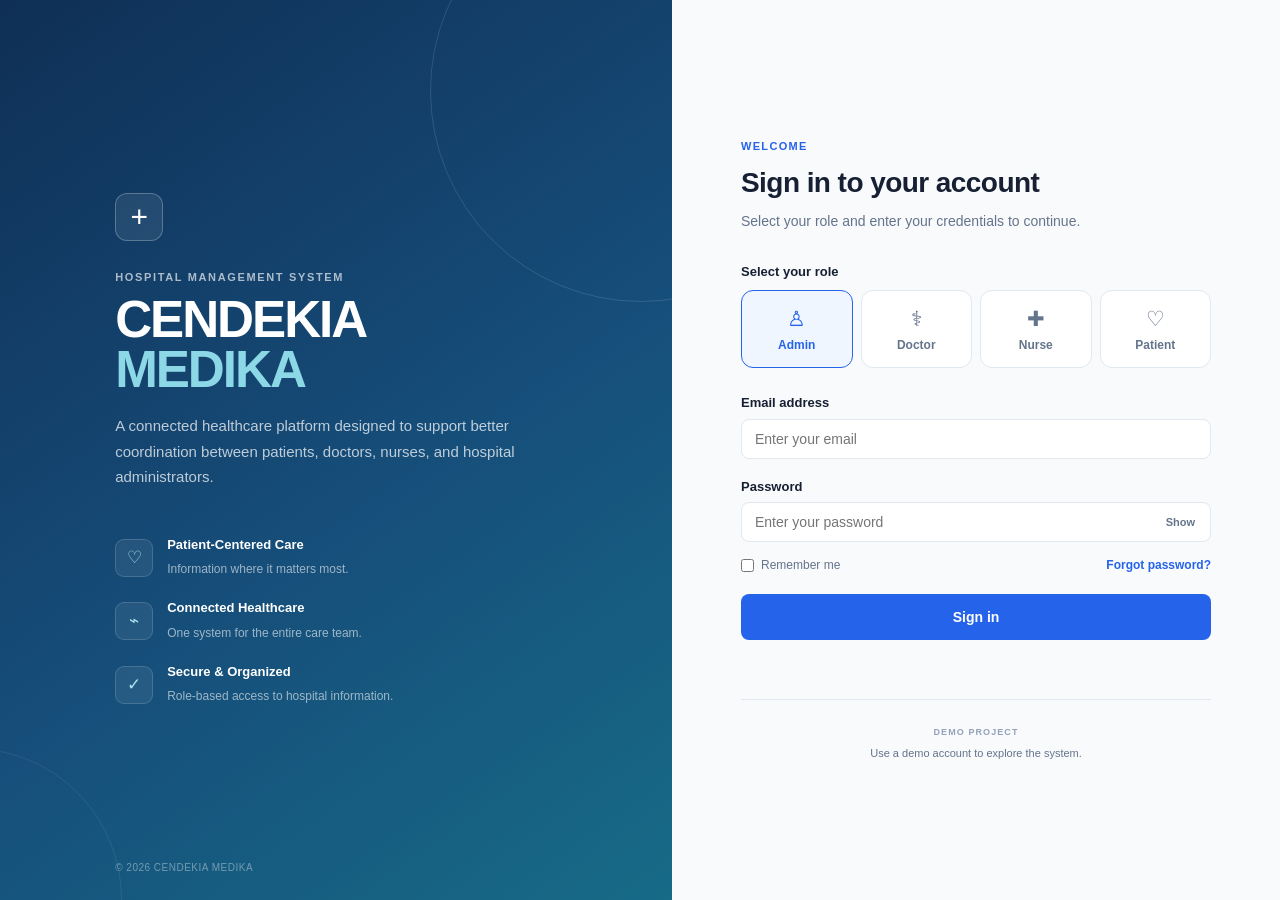
<file: index.html>
<!DOCTYPE html>
<html lang="en">
<head>
    <meta charset="UTF-8">
    <meta name="viewport" content="width=device-width, initial-scale=1.0">

    <title>CENDEKIA MEDIKA | Hospital Management System</title>

    <link rel="stylesheet" href="style.css">
</head>

<body>

    <main class="login-page">

        <!-- BRANDING -->
        <section class="login-brand">

            <div class="brand-content">

                <div class="brand-logo">
                    +
                </div>

                <p class="brand-label">
                    HOSPITAL MANAGEMENT SYSTEM
                </p>

                <h1>
                    CENDEKIA<br>
                    <span>MEDIKA</span>
                </h1>

                <p class="brand-description">
                    A connected healthcare platform designed to
                    support better coordination between patients,
                    doctors, nurses, and hospital administrators.
                </p>

                <div class="brand-features">

                    <div class="brand-feature">
                        <div class="feature-icon">♡</div>
                        <div>
                            <strong>Patient-Centered Care</strong>
                            <span>Information where it matters most.</span>
                        </div>
                    </div>

                    <div class="brand-feature">
                        <div class="feature-icon">⌁</div>
                        <div>
                            <strong>Connected Healthcare</strong>
                            <span>One system for the entire care team.</span>
                        </div>
                    </div>

                    <div class="brand-feature">
                        <div class="feature-icon">✓</div>
                        <div>
                            <strong>Secure & Organized</strong>
                            <span>Role-based access to hospital information.</span>
                        </div>
                    </div>

                </div>

            </div>

            <p class="brand-footer">
                © 2026 CENDEKIA MEDIKA
            </p>

        </section>


        <!-- LOGIN -->
        <section class="login-panel">

            <div class="login-container">

                <div class="login-heading">
                    <p class="eyebrow">WELCOME</p>

                    <h2>Sign in to your account</h2>

                    <p>
                        Select your role and enter your credentials
                        to continue.
                    </p>
                </div>


                <!-- ROLE SELECTION -->

                <div class="form-section">

                    <label>Select your role</label>

                    <div class="role-grid">

                        <button
                            type="button"
                            class="role-card active"
                            data-role="admin"
                        >
                            <span class="role-icon">♙</span>
                            <span>Admin</span>
                        </button>

                        <button
                            type="button"
                            class="role-card"
                            data-role="doctor"
                        >
                            <span class="role-icon">⚕</span>
                            <span>Doctor</span>
                        </button>

                        <button
                            type="button"
                            class="role-card"
                            data-role="nurse"
                        >
                            <span class="role-icon">✚</span>
                            <span>Nurse</span>
                        </button>

                        <button
                            type="button"
                            class="role-card"
                            data-role="patient"
                        >
                            <span class="role-icon">♡</span>
                            <span>Patient</span>
                        </button>

                    </div>

                </div>


                <!-- LOGIN FORM -->

                <form id="loginForm">

                    <div class="form-group">

                        <label for="email">
                            Email address
                        </label>

                        <input
                            type="email"
                            id="email"
                            placeholder="Enter your email"
                            autocomplete="email"
                            required
                        >

                    </div>


                    <div class="form-group">

                        <label for="password">
                            Password
                        </label>

                        <div class="password-field">

                            <input
                                type="password"
                                id="password"
                                placeholder="Enter your password"
                                autocomplete="current-password"
                                required
                            >

                            <button
                                type="button"
                                id="togglePassword"
                                aria-label="Show password"
                            >
                                Show
                            </button>

                        </div>

                    </div>


                    <div class="login-options">

                        <label class="remember-me">
                            <input type="checkbox">
                            <span>Remember me</span>
                        </label>

                        <a href="#">
                            Forgot password?
                        </a>

                    </div>


                    <button
                        type="submit"
                        class="login-button"
                    >
                        Sign in
                    </button>

                    <p
                        id="loginMessage"
                        class="login-message"
                    ></p>

                </form>


                <div class="demo-info">

                    <span>DEMO PROJECT</span>

                    <p>
                        Use a demo account to explore the system.
                    </p>

                </div>

            </div>

        </section>

    </main>


    <script src="script.js"></script>

</body>
</html>
</file>
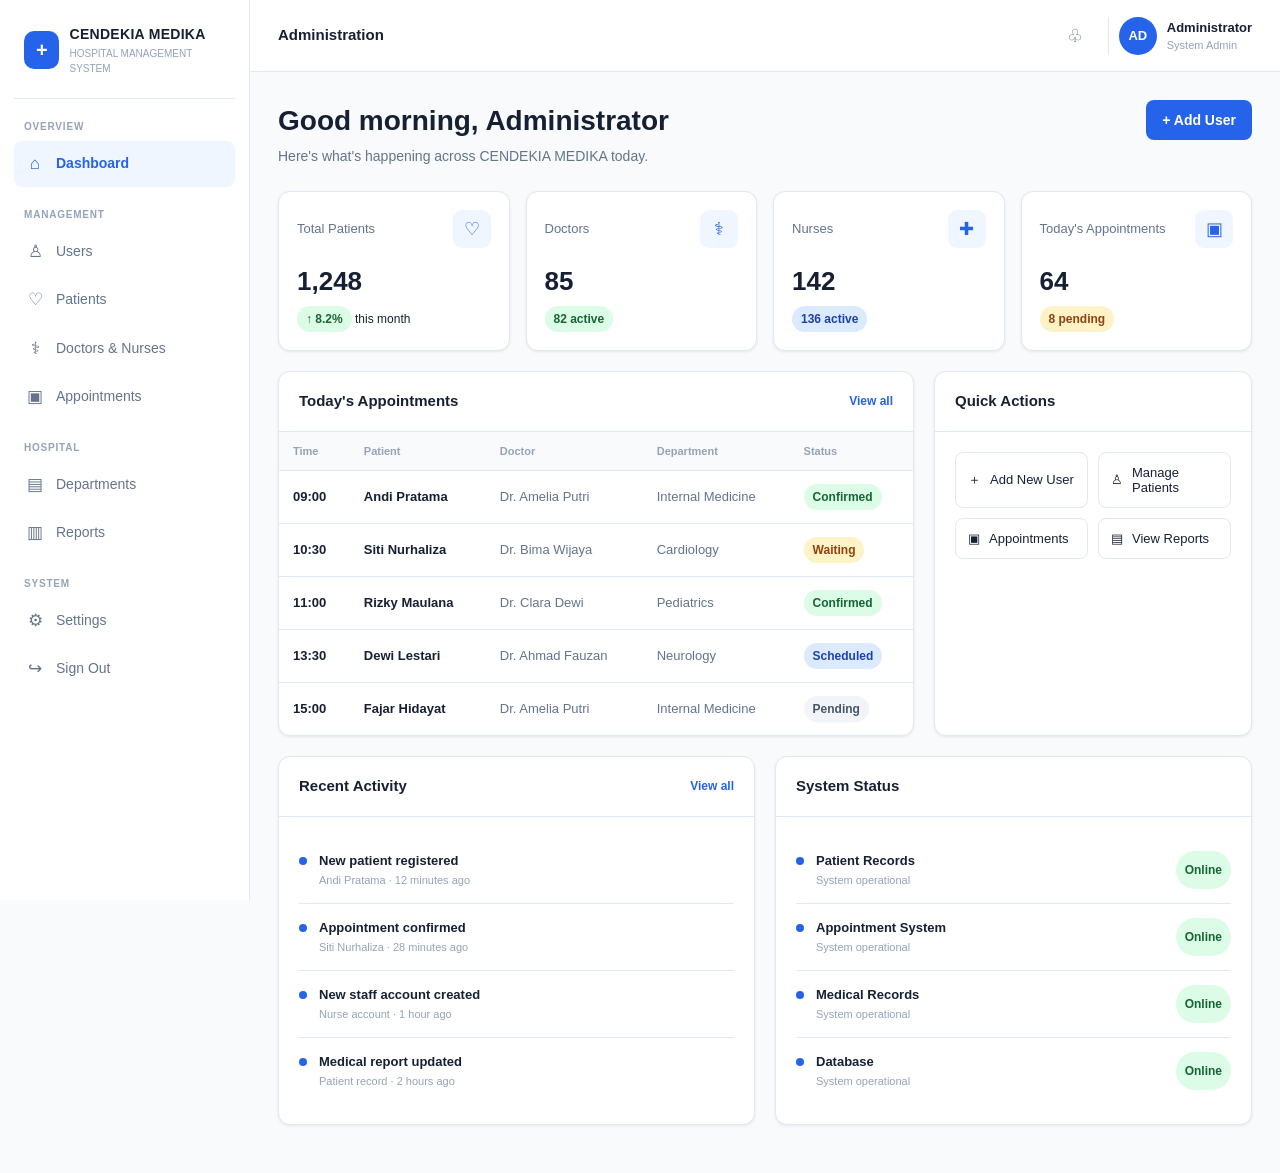
<file: pages/admin-dasboard.html>
<!DOCTYPE html>
<html lang="en">
<head>
    <meta charset="UTF-8">
    <meta name="viewport" content="width=device-width, initial-scale=1.0">

    <title>Admin Dashboard | CENDEKIA MEDIKA</title>

    <link rel="stylesheet" href="../style.css">
</head>

<body>

<div class="dashboard role-admin">

    <!-- SIDEBAR -->
    <aside class="sidebar">

        <div class="sidebar-logo">
            <div class="sidebar-logo-icon">+</div>

            <div class="sidebar-logo-text">
                <strong>CENDEKIA MEDIKA</strong>
                <span>HOSPITAL MANAGEMENT SYSTEM</span>
            </div>
        </div>


        <nav class="sidebar-nav">

            <div class="nav-section-title">Overview</div>

            <a href="#" class="nav-item active">
                <span class="nav-icon">⌂</span>
                <span>Dashboard</span>
            </a>


            <div class="nav-section-title">Management</div>

            <a href="#" class="nav-item">
                <span class="nav-icon">♙</span>
                <span>Users</span>
            </a>

            <a href="#" class="nav-item">
                <span class="nav-icon">♡</span>
                <span>Patients</span>
            </a>

            <a href="#" class="nav-item">
                <span class="nav-icon">⚕</span>
                <span>Doctors & Nurses</span>
            </a>

            <a href="#" class="nav-item">
                <span class="nav-icon">▣</span>
                <span>Appointments</span>
            </a>


            <div class="nav-section-title">Hospital</div>

            <a href="#" class="nav-item">
                <span class="nav-icon">▤</span>
                <span>Departments</span>
            </a>

            <a href="#" class="nav-item">
                <span class="nav-icon">▥</span>
                <span>Reports</span>
            </a>


            <div class="nav-section-title">System</div>

            <a href="#" class="nav-item">
                <span class="nav-icon">⚙</span>
                <span>Settings</span>
            </a>

            <a href="../index.html" class="nav-item">
                <span class="nav-icon">↪</span>
                <span>Sign Out</span>
            </a>

        </nav>

    </aside>


    <!-- MAIN -->
    <div class="dashboard-main">

        <!-- TOPBAR -->
        <header class="topbar">

            <div class="topbar-left">

                <div>
                    <div class="topbar-title">
                        Administration
                    </div>
                </div>

            </div>


            <div class="topbar-right">

                <button class="icon-button" title="Notifications">
                    ♧
                </button>

                <div class="user-profile">

                    <div class="avatar">
                        AD
                    </div>

                    <div class="user-info">
                        <strong>Administrator</strong>
                        <span>System Admin</span>
                    </div>

                </div>

            </div>

        </header>


        <!-- PAGE CONTENT -->
        <main class="page-content">

            <div class="page-header">

                <div>
                    <h1>Good morning, Administrator</h1>

                    <p>
                        Here's what's happening across CENDEKIA MEDIKA today.
                    </p>
                </div>

                <button class="btn btn-primary">
                    + Add User
                </button>

            </div>


            <!-- KPI CARDS -->

            <section class="kpi-grid">

                <div class="card kpi-card">

                    <div class="kpi-header">
                        <span class="kpi-label">
                            Total Patients
                        </span>

                        <div class="kpi-icon">
                            ♡
                        </div>
                    </div>

                    <div class="kpi-value">
                        1,248
                    </div>

                    <div class="kpi-change">
                        <span class="status status-success">
                            ↑ 8.2%
                        </span>

                        <span> this month</span>
                    </div>

                </div>


                <div class="card kpi-card">

                    <div class="kpi-header">
                        <span class="kpi-label">
                            Doctors
                        </span>

                        <div class="kpi-icon">
                            ⚕
                        </div>
                    </div>

                    <div class="kpi-value">
                        85
                    </div>

                    <div class="kpi-change">
                        <span class="status status-success">
                            82 active
                        </span>
                    </div>

                </div>


                <div class="card kpi-card">

                    <div class="kpi-header">
                        <span class="kpi-label">
                            Nurses
                        </span>

                        <div class="kpi-icon">
                            ✚
                        </div>
                    </div>

                    <div class="kpi-value">
                        142
                    </div>

                    <div class="kpi-change">
                        <span class="status status-info">
                            136 active
                        </span>
                    </div>

                </div>


                <div class="card kpi-card">

                    <div class="kpi-header">
                        <span class="kpi-label">
                            Today's Appointments
                        </span>

                        <div class="kpi-icon">
                            ▣
                        </div>
                    </div>

                    <div class="kpi-value">
                        64
                    </div>

                    <div class="kpi-change">
                        <span class="status status-warning">
                            8 pending
                        </span>
                    </div>

                </div>

            </section>


            <!-- MAIN CONTENT -->

            <section class="content-grid">

                <!-- APPOINTMENTS -->

                <div class="card">

                    <div class="card-header">

                        <h3>Today's Appointments</h3>

                        <a href="#">
                            View all
                        </a>

                    </div>

                    <div class="table-wrapper">

                        <table>

                            <thead>

                                <tr>
                                    <th>Time</th>
                                    <th>Patient</th>
                                    <th>Doctor</th>
                                    <th>Department</th>
                                    <th>Status</th>
                                </tr>

                            </thead>


                            <tbody>

                                <tr>

                                    <td>
                                        <strong>09:00</strong>
                                    </td>

                                    <td>
                                        <strong>Andi Pratama</strong>
                                    </td>

                                    <td>
                                        Dr. Amelia Putri
                                    </td>

                                    <td>
                                        Internal Medicine
                                    </td>

                                    <td>
                                        <span class="status status-success">
                                            Confirmed
                                        </span>
                                    </td>

                                </tr>


                                <tr>

                                    <td>
                                        <strong>10:30</strong>
                                    </td>

                                    <td>
                                        <strong>Siti Nurhaliza</strong>
                                    </td>

                                    <td>
                                        Dr. Bima Wijaya
                                    </td>

                                    <td>
                                        Cardiology
                                    </td>

                                    <td>
                                        <span class="status status-warning">
                                            Waiting
                                        </span>
                                    </td>

                                </tr>


                                <tr>

                                    <td>
                                        <strong>11:00</strong>
                                    </td>

                                    <td>
                                        <strong>Rizky Maulana</strong>
                                    </td>

                                    <td>
                                        Dr. Clara Dewi
                                    </td>

                                    <td>
                                        Pediatrics
                                    </td>

                                    <td>
                                        <span class="status status-success">
                                            Confirmed
                                        </span>
                                    </td>

                                </tr>


                                <tr>

                                    <td>
                                        <strong>13:30</strong>
                                    </td>

                                    <td>
                                        <strong>Dewi Lestari</strong>
                                    </td>

                                    <td>
                                        Dr. Ahmad Fauzan
                                    </td>

                                    <td>
                                        Neurology
                                    </td>

                                    <td>
                                        <span class="status status-info">
                                            Scheduled
                                        </span>
                                    </td>

                                </tr>


                                <tr>

                                    <td>
                                        <strong>15:00</strong>
                                    </td>

                                    <td>
                                        <strong>Fajar Hidayat</strong>
                                    </td>

                                    <td>
                                        Dr. Amelia Putri
                                    </td>

                                    <td>
                                        Internal Medicine
                                    </td>

                                    <td>
                                        <span class="status status-neutral">
                                            Pending
                                        </span>
                                    </td>

                                </tr>

                            </tbody>

                        </table>

                    </div>

                </div>


                <!-- QUICK ACTIONS -->

                <div class="card">

                    <div class="card-header">

                        <h3>Quick Actions</h3>

                    </div>

                    <div class="card-body">

                        <div class="quick-actions">

                            <button class="quick-action">
                                <span>＋</span>
                                Add New User
                            </button>

                            <button class="quick-action">
                                <span>♙</span>
                                Manage Patients
                            </button>

                            <button class="quick-action">
                                <span>▣</span>
                                Appointments
                            </button>

                            <button class="quick-action">
                                <span>▤</span>
                                View Reports
                            </button>

                        </div>

                    </div>

                </div>

            </section>


            <!-- LOWER CONTENT -->

            <section class="content-grid content-grid-equal">

                <!-- RECENT ACTIVITY -->

                <div class="card">

                    <div class="card-header">

                        <h3>Recent Activity</h3>

                        <a href="#">
                            View all
                        </a>

                    </div>

                    <div class="card-body">

                        <div class="activity-list">

                            <div class="activity-item">

                                <div class="activity-dot"></div>

                                <div class="activity-content">

                                    <strong>
                                        New patient registered
                                    </strong>

                                    <span>
                                        Andi Pratama · 12 minutes ago
                                    </span>

                                </div>

                            </div>


                            <div class="activity-item">

                                <div class="activity-dot"></div>

                                <div class="activity-content">

                                    <strong>
                                        Appointment confirmed
                                    </strong>

                                    <span>
                                        Siti Nurhaliza · 28 minutes ago
                                    </span>

                                </div>

                            </div>


                            <div class="activity-item">

                                <div class="activity-dot"></div>

                                <div class="activity-content">

                                    <strong>
                                        New staff account created
                                    </strong>

                                    <span>
                                        Nurse account · 1 hour ago
                                    </span>

                                </div>

                            </div>


                            <div class="activity-item">

                                <div class="activity-dot"></div>

                                <div class="activity-content">

                                    <strong>
                                        Medical report updated
                                    </strong>

                                    <span>
                                        Patient record · 2 hours ago
                                    </span>

                                </div>

                            </div>

                        </div>

                    </div>

                </div>


                <!-- SYSTEM STATUS -->

                <div class="card">

                    <div class="card-header">

                        <h3>System Status</h3>

                    </div>

                    <div class="card-body">

                        <div class="activity-list">

                            <div class="activity-item">

                                <div class="activity-dot"></div>

                                <div class="activity-content">

                                    <strong>
                                        Patient Records
                                    </strong>

                                    <span>
                                        System operational
                                    </span>

                                </div>

                                <span class="status status-success">
                                    Online
                                </span>

                            </div>


                            <div class="activity-item">

                                <div class="activity-dot"></div>

                                <div class="activity-content">

                                    <strong>
                                        Appointment System
                                    </strong>

                                    <span>
                                        System operational
                                    </span>

                                </div>

                                <span class="status status-success">
                                    Online
                                </span>

                            </div>


                            <div class="activity-item">

                                <div class="activity-dot"></div>

                                <div class="activity-content">

                                    <strong>
                                        Medical Records
                                    </strong>

                                    <span>
                                        System operational
                                    </span>

                                </div>

                                <span class="status status-success">
                                    Online
                                </span>

                            </div>


                            <div class="activity-item">

                                <div class="activity-dot"></div>

                                <div class="activity-content">

                                    <strong>
                                        Database
                                    </strong>

                                    <span>
                                        System operational
                                    </span>

                                </div>

                                <span class="status status-success">
                                    Online
                                </span>

                            </div>

                        </div>

                    </div>

                </div>

            </section>

        </main>

    </div>

</div>

</body>
</html>
</file>
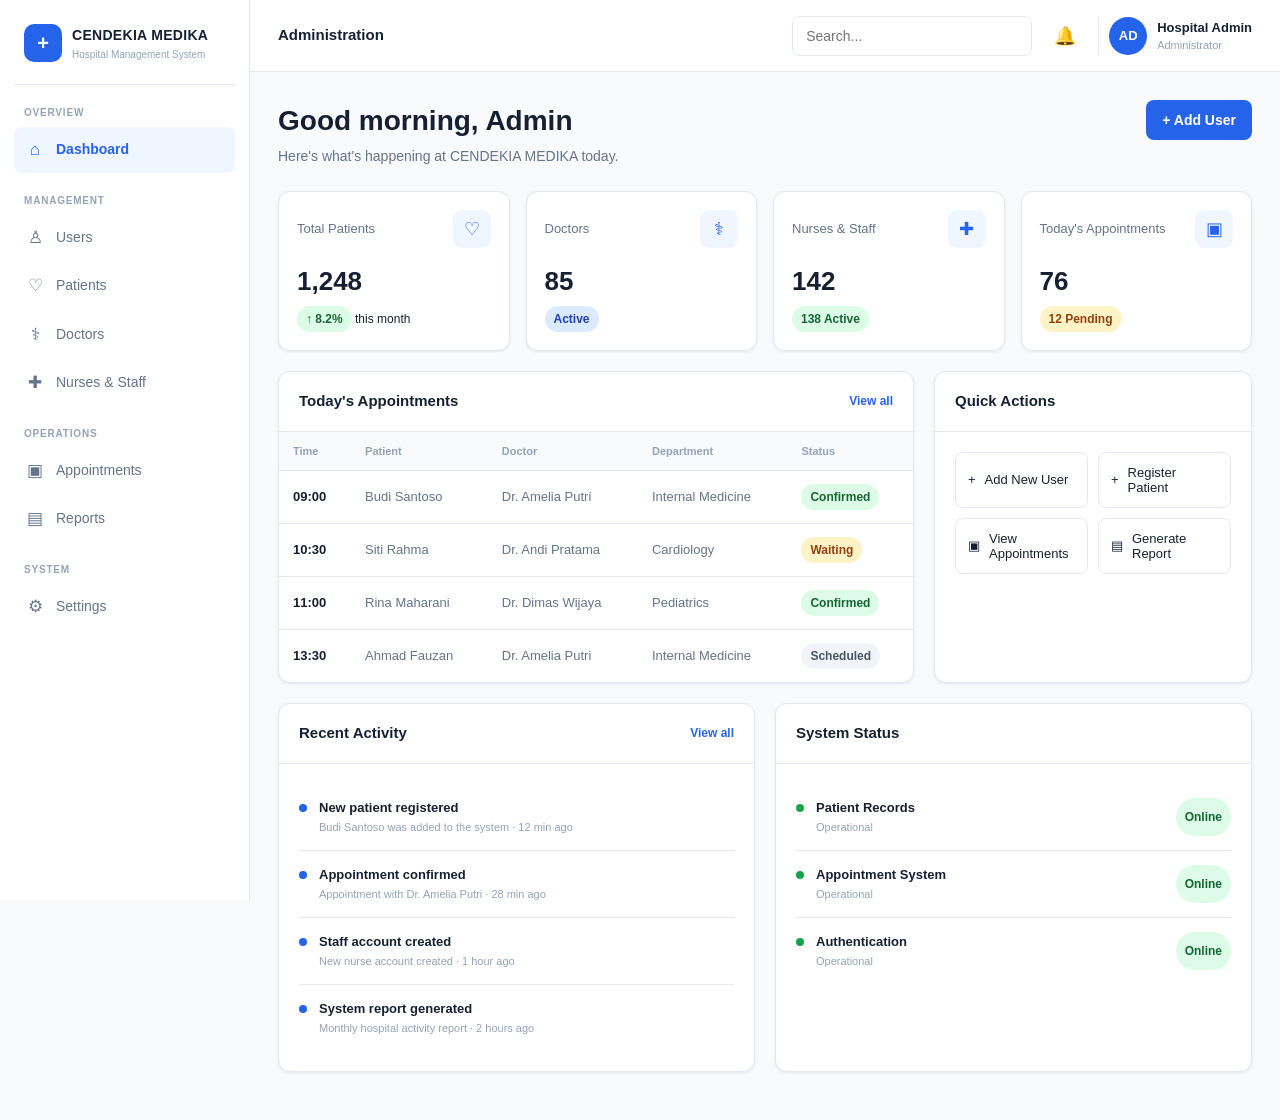
<file: pages/admin-dashboard.html>
<!DOCTYPE html>
<html lang="en">

<head>
    <meta charset="UTF-8">
    <meta name="viewport" content="width=device-width, initial-scale=1.0">

    <title>Admin Dashboard | CENDEKIA MEDIKA</title>

    <link rel="stylesheet" href="../style.css">
</head>

<body class="role-admin">

<div class="dashboard">

    <!-- ================= SIDEBAR ================= -->

    <aside class="sidebar">

        <div class="sidebar-logo">

            <div class="sidebar-logo-icon">
                +
            </div>

            <div class="sidebar-logo-text">
                <strong>CENDEKIA MEDIKA</strong>
                <span>Hospital Management System</span>
            </div>

        </div>


        <nav class="sidebar-nav">

            <div class="nav-section-title">
                Overview
            </div>

            <a href="#" class="nav-item active">
                <span class="nav-icon">⌂</span>
                <span>Dashboard</span>
            </a>


            <div class="nav-section-title">
                Management
            </div>

            <a href="#" class="nav-item">
                <span class="nav-icon">♙</span>
                <span>Users</span>
            </a>

            <a href="#" class="nav-item">
                <span class="nav-icon">♡</span>
                <span>Patients</span>
            </a>

            <a href="#" class="nav-item">
                <span class="nav-icon">⚕</span>
                <span>Doctors</span>
            </a>

            <a href="#" class="nav-item">
                <span class="nav-icon">✚</span>
                <span>Nurses & Staff</span>
            </a>


            <div class="nav-section-title">
                Operations
            </div>

            <a href="#" class="nav-item">
                <span class="nav-icon">▣</span>
                <span>Appointments</span>
            </a>

            <a href="#" class="nav-item">
                <span class="nav-icon">▤</span>
                <span>Reports</span>
            </a>


            <div class="nav-section-title">
                System
            </div>

            <a href="#" class="nav-item">
                <span class="nav-icon">⚙</span>
                <span>Settings</span>
            </a>

        </nav>

    </aside>


    <!-- ================= MAIN ================= -->

    <div class="dashboard-main">


        <!-- TOPBAR -->

        <header class="topbar">

            <div class="topbar-left">

                <div>
                    <div class="topbar-title">
                        Administration
                    </div>
                </div>

            </div>


            <div class="topbar-right">

                <input
                    class="search-box"
                    type="search"
                    placeholder="Search..."
                >

                <button class="icon-button">
                    🔔
                </button>


                <div class="user-profile">

                    <div class="avatar">
                        AD
                    </div>

                    <div class="user-info">
                        <strong>Hospital Admin</strong>
                        <span>Administrator</span>
                    </div>

                </div>

            </div>

        </header>


        <!-- PAGE CONTENT -->

        <main class="page-content">


            <!-- PAGE HEADER -->

            <div class="page-header">

                <div>

                    <h1>
                        Good morning, Admin
                    </h1>

                    <p>
                        Here's what's happening at CENDEKIA MEDIKA today.
                    </p>

                </div>


                <button class="btn btn-primary">
                    + Add User
                </button>

            </div>


            <!-- ================= KPI CARDS ================= -->

            <section class="kpi-grid">


                <div class="card kpi-card">

                    <div class="kpi-header">

                        <span class="kpi-label">
                            Total Patients
                        </span>

                        <div class="kpi-icon">
                            ♡
                        </div>

                    </div>

                    <div class="kpi-value">
                        1,248
                    </div>

                    <div class="kpi-change">
                        <span class="status status-success">
                            ↑ 8.2%
                        </span>

                        <span> this month</span>
                    </div>

                </div>


                <div class="card kpi-card">

                    <div class="kpi-header">

                        <span class="kpi-label">
                            Doctors
                        </span>

                        <div class="kpi-icon">
                            ⚕
                        </div>

                    </div>

                    <div class="kpi-value">
                        85
                    </div>

                    <div class="kpi-change">
                        <span class="status status-info">
                            Active
                        </span>
                    </div>

                </div>


                <div class="card kpi-card">

                    <div class="kpi-header">

                        <span class="kpi-label">
                            Nurses & Staff
                        </span>

                        <div class="kpi-icon">
                            ✚
                        </div>

                    </div>

                    <div class="kpi-value">
                        142
                    </div>

                    <div class="kpi-change">
                        <span class="status status-success">
                            138 Active
                        </span>
                    </div>

                </div>


                <div class="card kpi-card">

                    <div class="kpi-header">

                        <span class="kpi-label">
                            Today's Appointments
                        </span>

                        <div class="kpi-icon">
                            ▣
                        </div>

                    </div>

                    <div class="kpi-value">
                        76
                    </div>

                    <div class="kpi-change">
                        <span class="status status-warning">
                            12 Pending
                        </span>
                    </div>

                </div>

            </section>


            <!-- ================= MAIN CONTENT ================= -->

            <section class="content-grid">


                <!-- APPOINTMENTS -->

                <div class="card">

                    <div class="card-header">

                        <h3>
                            Today's Appointments
                        </h3>

                        <a href="#">
                            View all
                        </a>

                    </div>


                    <div class="table-wrapper">

                        <table>

                            <thead>

                                <tr>
                                    <th>Time</th>
                                    <th>Patient</th>
                                    <th>Doctor</th>
                                    <th>Department</th>
                                    <th>Status</th>
                                </tr>

                            </thead>


                            <tbody>

                                <tr>

                                    <td>
                                        <strong>09:00</strong>
                                    </td>

                                    <td>
                                        Budi Santoso
                                    </td>

                                    <td>
                                        Dr. Amelia Putri
                                    </td>

                                    <td>
                                        Internal Medicine
                                    </td>

                                    <td>
                                        <span class="status status-success">
                                            Confirmed
                                        </span>
                                    </td>

                                </tr>


                                <tr>

                                    <td>
                                        <strong>10:30</strong>
                                    </td>

                                    <td>
                                        Siti Rahma
                                    </td>

                                    <td>
                                        Dr. Andi Pratama
                                    </td>

                                    <td>
                                        Cardiology
                                    </td>

                                    <td>
                                        <span class="status status-warning">
                                            Waiting
                                        </span>
                                    </td>

                                </tr>


                                <tr>

                                    <td>
                                        <strong>11:00</strong>
                                    </td>

                                    <td>
                                        Rina Maharani
                                    </td>

                                    <td>
                                        Dr. Dimas Wijaya
                                    </td>

                                    <td>
                                        Pediatrics
                                    </td>

                                    <td>
                                        <span class="status status-success">
                                            Confirmed
                                        </span>
                                    </td>

                                </tr>


                                <tr>

                                    <td>
                                        <strong>13:30</strong>
                                    </td>

                                    <td>
                                        Ahmad Fauzan
                                    </td>

                                    <td>
                                        Dr. Amelia Putri
                                    </td>

                                    <td>
                                        Internal Medicine
                                    </td>

                                    <td>
                                        <span class="status status-neutral">
                                            Scheduled
                                        </span>
                                    </td>

                                </tr>

                            </tbody>

                        </table>

                    </div>

                </div>


                <!-- QUICK ACTIONS -->

                <div class="card">

                    <div class="card-header">

                        <h3>
                            Quick Actions
                        </h3>

                    </div>


                    <div class="card-body">

                        <div class="quick-actions">

                            <button class="quick-action">
                                <span>+</span>
                                Add New User
                            </button>

                            <button class="quick-action">
                                <span>+</span>
                                Register Patient
                            </button>

                            <button class="quick-action">
                                <span>▣</span>
                                View Appointments
                            </button>

                            <button class="quick-action">
                                <span>▤</span>
                                Generate Report
                            </button>

                        </div>

                    </div>

                </div>

            </section>


            <!-- ================= LOWER CONTENT ================= -->

            <section class="content-grid content-grid-equal">


                <!-- RECENT ACTIVITY -->

                <div class="card">

                    <div class="card-header">

                        <h3>
                            Recent Activity
                        </h3>

                        <a href="#">
                            View all
                        </a>

                    </div>


                    <div class="card-body">

                        <div class="activity-list">


                            <div class="activity-item">

                                <div class="activity-dot"></div>

                                <div class="activity-content">

                                    <strong>
                                        New patient registered
                                    </strong>

                                    <span>
                                        Budi Santoso was added to the system · 12 min ago
                                    </span>

                                </div>

                            </div>


                            <div class="activity-item">

                                <div class="activity-dot"></div>

                                <div class="activity-content">

                                    <strong>
                                        Appointment confirmed
                                    </strong>

                                    <span>
                                        Appointment with Dr. Amelia Putri · 28 min ago
                                    </span>

                                </div>

                            </div>


                            <div class="activity-item">

                                <div class="activity-dot"></div>

                                <div class="activity-content">

                                    <strong>
                                        Staff account created
                                    </strong>

                                    <span>
                                        New nurse account created · 1 hour ago
                                    </span>

                                </div>

                            </div>


                            <div class="activity-item">

                                <div class="activity-dot"></div>

                                <div class="activity-content">

                                    <strong>
                                        System report generated
                                    </strong>

                                    <span>
                                        Monthly hospital activity report · 2 hours ago
                                    </span>

                                </div>

                            </div>


                        </div>

                    </div>

                </div>


                <!-- SYSTEM STATUS -->

                <div class="card">

                    <div class="card-header">

                        <h3>
                            System Status
                        </h3>

                    </div>


                    <div class="card-body">

                        <div class="activity-list">


                            <div class="activity-item">

                                <div
                                    class="activity-dot"
                                    style="background: var(--success);"
                                ></div>

                                <div class="activity-content">

                                    <strong>
                                        Patient Records
                                    </strong>

                                    <span>
                                        Operational
                                    </span>

                                </div>

                                <span class="status status-success">
                                    Online
                                </span>

                            </div>


                            <div class="activity-item">

                                <div
                                    class="activity-dot"
                                    style="background: var(--success);"
                                ></div>

                                <div class="activity-content">

                                    <strong>
                                        Appointment System
                                    </strong>

                                    <span>
                                        Operational
                                    </span>

                                </div>

                                <span class="status status-success">
                                    Online
                                </span>

                            </div>


                            <div class="activity-item">

                                <div
                                    class="activity-dot"
                                    style="background: var(--success);"
                                ></div>

                                <div class="activity-content">

                                    <strong>
                                        Authentication
                                    </strong>

                                    <span>
                                        Operational
                                    </span>

                                </div>

                                <span class="status status-success">
                                    Online
                                </span>

                            </div>


                        </div>

                    </div>

                </div>

            </section>

        </main>

    </div>

</div>

</body>
</html>
</file>
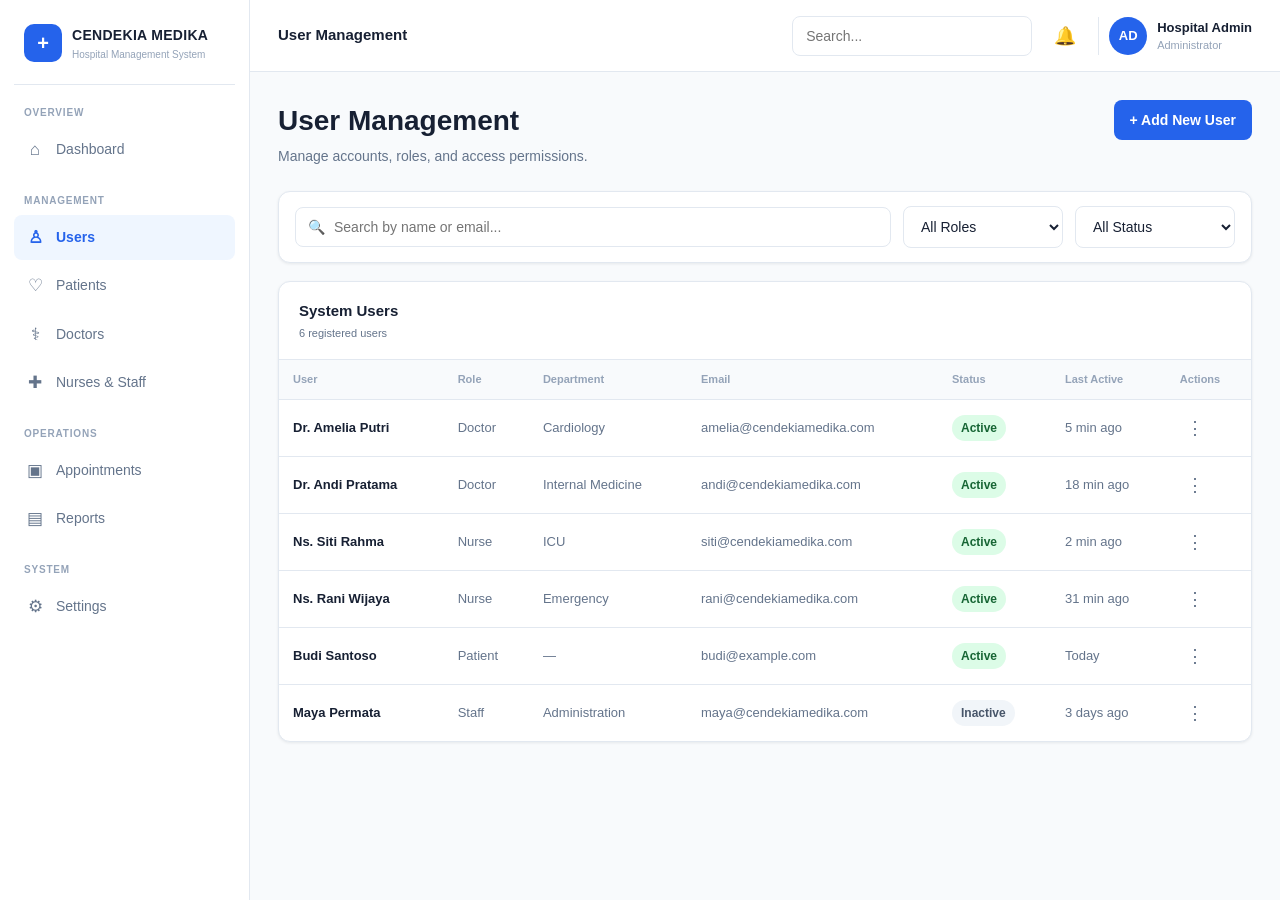
<file: pages/admin-users.html>
<!DOCTYPE html>
<html lang="en">

<head>
    <meta charset="UTF-8">
    <meta
        name="viewport"
        content="width=device-width, initial-scale=1.0"
    >

    <title>User Management | CENDEKIA MEDIKA</title>

    <link rel="stylesheet" href="../style.css">
</head>

<body class="role-admin">

<div class="dashboard">

    <!-- ================= SIDEBAR ================= -->

    <aside class="sidebar">

        <div class="sidebar-logo">

            <div class="sidebar-logo-icon">
                +
            </div>

            <div class="sidebar-logo-text">
                <strong>CENDEKIA MEDIKA</strong>
                <span>Hospital Management System</span>
            </div>

        </div>


        <nav class="sidebar-nav">

            <div class="nav-section-title">
                Overview
            </div>

            <a
                href="admin-dashboard.html"
                class="nav-item"
            >
                <span class="nav-icon">⌂</span>
                <span>Dashboard</span>
            </a>


            <div class="nav-section-title">
                Management
            </div>

            <a
                href="admin-users.html"
                class="nav-item active"
            >
                <span class="nav-icon">♙</span>
                <span>Users</span>
            </a>

            <a href="#" class="nav-item">
                <span class="nav-icon">♡</span>
                <span>Patients</span>
            </a>

            <a href="#" class="nav-item">
                <span class="nav-icon">⚕</span>
                <span>Doctors</span>
            </a>

            <a href="#" class="nav-item">
                <span class="nav-icon">✚</span>
                <span>Nurses & Staff</span>
            </a>


            <div class="nav-section-title">
                Operations
            </div>

            <a href="#" class="nav-item">
                <span class="nav-icon">▣</span>
                <span>Appointments</span>
            </a>

            <a href="#" class="nav-item">
                <span class="nav-icon">▤</span>
                <span>Reports</span>
            </a>


            <div class="nav-section-title">
                System
            </div>

            <a href="#" class="nav-item">
                <span class="nav-icon">⚙</span>
                <span>Settings</span>
            </a>

        </nav>

    </aside>


    <!-- ================= MAIN ================= -->

    <div class="dashboard-main">


        <!-- TOPBAR -->

        <header class="topbar">

            <div class="topbar-left">

                <div class="topbar-title">
                    User Management
                </div>

            </div>


            <div class="topbar-right">

                <input
                    class="search-box"
                    type="search"
                    placeholder="Search..."
                >

                <button class="icon-button">
                    🔔
                </button>


                <div class="user-profile">

                    <div class="avatar">
                        AD
                    </div>

                    <div class="user-info">
                        <strong>Hospital Admin</strong>
                        <span>Administrator</span>
                    </div>

                </div>

            </div>

        </header>


        <!-- ================= CONTENT ================= -->

        <main class="page-content">


            <!-- HEADER -->

            <div class="page-header">

                <div>

                    <h1>
                        User Management
                    </h1>

                    <p>
                        Manage accounts, roles, and access permissions.
                    </p>

                </div>


                <button
                    class="btn btn-primary"
                    id="addUserButton"
                >
                    + Add New User
                </button>

            </div>


            <!-- ================= FILTERS ================= -->

            <div class="card user-toolbar">

                <div class="user-search">

                    <span>🔍</span>

                    <input
                        type="search"
                        id="userSearch"
                        placeholder="Search by name or email..."
                    >

                </div>


                <select id="roleFilter">

                    <option value="all">
                        All Roles
                    </option>

                    <option value="doctor">
                        Doctor
                    </option>

                    <option value="nurse">
                        Nurse
                    </option>

                    <option value="patient">
                        Patient
                    </option>

                    <option value="staff">
                        Staff
                    </option>

                </select>


                <select id="statusFilter">

                    <option value="all">
                        All Status
                    </option>

                    <option value="active">
                        Active
                    </option>

                    <option value="inactive">
                        Inactive
                    </option>

                </select>

            </div>


            <!-- ================= USERS TABLE ================= -->

            <div class="card">

                <div class="card-header">

                    <div>

                        <h3>
                            System Users
                        </h3>

                        <p class="table-subtitle">
                            6 registered users
                        </p>

                    </div>

                </div>


                <div class="table-wrapper">

                    <table id="usersTable">

                        <thead>

                            <tr>

                                <th>
                                    User
                                </th>

                                <th>
                                    Role
                                </th>

                                <th>
                                    Department
                                </th>

                                <th>
                                    Email
                                </th>

                                <th>
                                    Status
                                </th>

                                <th>
                                    Last Active
                                </th>

                                <th>
                                    Actions
                                </th>

                            </tr>

                        </thead>


                        <tbody>


                            <tr data-role="doctor" data-status="active">

                                <td>

                                    <strong>
                                        Dr. Amelia Putri
                                    </strong>

                                </td>

                                <td>
                                    Doctor
                                </td>

                                <td>
                                    Cardiology
                                </td>

                                <td>
                                    amelia@cendekiamedika.com
                                </td>

                                <td>

                                    <span class="status status-success">
                                        Active
                                    </span>

                                </td>

                                <td>
                                    5 min ago
                                </td>

                                <td>

                                    <button class="table-action">
                                        ⋮
                                    </button>

                                </td>

                            </tr>


                            <tr data-role="doctor" data-status="active">

                                <td>

                                    <strong>
                                        Dr. Andi Pratama
                                    </strong>

                                </td>

                                <td>
                                    Doctor
                                </td>

                                <td>
                                    Internal Medicine
                                </td>

                                <td>
                                    andi@cendekiamedika.com
                                </td>

                                <td>

                                    <span class="status status-success">
                                        Active
                                    </span>

                                </td>

                                <td>
                                    18 min ago
                                </td>

                                <td>

                                    <button class="table-action">
                                        ⋮
                                    </button>

                                </td>

                            </tr>


                            <tr data-role="nurse" data-status="active">

                                <td>

                                    <strong>
                                        Ns. Siti Rahma
                                    </strong>

                                </td>

                                <td>
                                    Nurse
                                </td>

                                <td>
                                    ICU
                                </td>

                                <td>
                                    siti@cendekiamedika.com
                                </td>

                                <td>

                                    <span class="status status-success">
                                        Active
                                    </span>

                                </td>

                                <td>
                                    2 min ago
                                </td>

                                <td>

                                    <button class="table-action">
                                        ⋮
                                    </button>

                                </td>

                            </tr>


                            <tr data-role="nurse" data-status="active">

                                <td>

                                    <strong>
                                        Ns. Rani Wijaya
                                    </strong>

                                </td>

                                <td>
                                    Nurse
                                </td>

                                <td>
                                    Emergency
                                </td>

                                <td>
                                    rani@cendekiamedika.com
                                </td>

                                <td>

                                    <span class="status status-success">
                                        Active
                                    </span>

                                </td>

                                <td>
                                    31 min ago
                                </td>

                                <td>

                                    <button class="table-action">
                                        ⋮
                                    </button>

                                </td>

                            </tr>


                            <tr data-role="patient" data-status="active">

                                <td>

                                    <strong>
                                        Budi Santoso
                                    </strong>

                                </td>

                                <td>
                                    Patient
                                </td>

                                <td>
                                    —
                                </td>

                                <td>
                                    budi@example.com
                                </td>

                                <td>

                                    <span class="status status-success">
                                        Active
                                    </span>

                                </td>

                                <td>
                                    Today
                                </td>

                                <td>

                                    <button class="table-action">
                                        ⋮
                                    </button>

                                </td>

                            </tr>


                            <tr data-role="staff" data-status="inactive">

                                <td>

                                    <strong>
                                        Maya Permata
                                    </strong>

                                </td>

                                <td>
                                    Staff
                                </td>

                                <td>
                                    Administration
                                </td>

                                <td>
                                    maya@cendekiamedika.com
                                </td>

                                <td>

                                    <span class="status status-neutral">
                                        Inactive
                                    </span>

                                </td>

                                <td>
                                    3 days ago
                                </td>

                                <td>

                                    <button class="table-action">
                                        ⋮
                                    </button>

                                </td>

                            </tr>


                        </tbody>

                    </table>

                </div>

            </div>


        </main>

    </div>

</div>


<script src="../script.js"></script>
<!-- ================= ADD USER MODAL ================= -->

<div
    class="modal-overlay"
    id="addUserModal"
    hidden
>

    <div class="modal">

        <div class="modal-header">

            <div>
                <h2>Add New User</h2>
                <p>Create a new hospital system account.</p>
            </div>

            <button
                class="modal-close"
                id="closeUserModal"
                type="button"
            >
                ×
            </button>

        </div>


        <form id="addUserForm">

            <div class="modal-body">

                <div class="form-group">

                    <label for="newUserName">
                        Full name
                    </label>

                    <input
                        type="text"
                        id="newUserName"
                        placeholder="Enter full name"
                        required
                    >

                </div>


                <div class="form-group">

                    <label for="newUserEmail">
                        Email address
                    </label>

                    <input
                        type="email"
                        id="newUserEmail"
                        placeholder="Enter email address"
                        required
                    >

                </div>


                <div class="form-row">

                    <div class="form-group">

                        <label for="newUserRole">
                            Role
                        </label>

                        <select id="newUserRole">

                            <option value="doctor">
                                Doctor
                            </option>

                            <option value="nurse">
                                Nurse
                            </option>

                            <option value="patient">
                                Patient
                            </option>

                            <option value="staff">
                                Staff
                            </option>

                        </select>

                    </div>


                    <div class="form-group">

                        <label for="newUserDepartment">
                            Department
                        </label>

                        <select id="newUserDepartment">

                            <option value="Cardiology">
                                Cardiology
                            </option>

                            <option value="Internal Medicine">
                                Internal Medicine
                            </option>

                            <option value="Emergency">
                                Emergency
                            </option>

                            <option value="ICU">
                                ICU
                            </option>

                            <option value="Pediatrics">
                                Pediatrics
                            </option>

                            <option value="Administration">
                                Administration
                            </option>

                            <option value="None">
                                —
                            </option>

                        </select>

                    </div>

                </div>


                <div class="form-group">

                    <label for="newUserStatus">
                        Account status
                    </label>

                    <select id="newUserStatus">

                        <option value="active">
                            Active
                        </option>

                        <option value="inactive">
                            Inactive
                        </option>

                    </select>

                </div>

            </div>


            <div class="modal-footer">

                <button
                    type="button"
                    class="btn btn-secondary"
                    id="cancelUserModal"
                >
                    Cancel
                </button>

                <button
                    type="submit"
                    class="btn btn-primary"
                >
                    Create User
                </button>

            </div>

        </form>

    </div>

</div>


<script src="../script.js"></script>

</body>

</html>
</file>
<file: style.css>
/* =========================================================
   CENDEKIA MEDIKA — HMS DESIGN SYSTEM
   ========================================================= */

/* ---------- RESET ---------- */

* {
    margin: 0;
    padding: 0;
    box-sizing: border-box;
}

:root {
    /* Main colors */
    --primary: #2563eb;
    --primary-dark: #1d4ed8;
    --primary-light: #eff6ff;

    /* Role accents */
    --admin: #2563eb;
    --doctor: #0891b2;
    --nurse: #16a34a;
    --patient: #7c3aed;

    /* Status */
    --success: #16a34a;
    --warning: #d97706;
    --danger: #dc2626;
    --info: #2563eb;

    /* Neutral colors */
    --text-primary: #172033;
    --text-secondary: #64748b;
    --text-muted: #94a3b8;

    --background: #f8fafc;
    --surface: #ffffff;
    --border: #e2e8f0;

    /* UI */
    --sidebar-width: 250px;
    --header-height: 72px;

    --radius-sm: 8px;
    --radius-md: 12px;
    --radius-lg: 16px;

    --shadow-sm: 0 1px 3px rgba(15, 23, 42, 0.08);
    --shadow-md: 0 4px 12px rgba(15, 23, 42, 0.08);
}

body {
    font-family:
        Inter,
        -apple-system,
        BlinkMacSystemFont,
        "Segoe UI",
        Roboto,
        Arial,
        sans-serif;

    color: var(--text-primary);
    background: var(--background);
    line-height: 1.5;
}

/* ---------- TYPOGRAPHY ---------- */

h1,
h2,
h3,
h4 {
    color: var(--text-primary);
    font-weight: 600;
}

h1 {
    font-size: 28px;
}

h2 {
    font-size: 22px;
}

h3 {
    font-size: 17px;
}

p {
    color: var(--text-secondary);
}

/* ---------- LINKS ---------- */

a {
    color: var(--primary);
    text-decoration: none;
}

a:hover {
    text-decoration: underline;
}

/* ---------- BUTTONS ---------- */

button {
    font-family: inherit;
    cursor: pointer;
    border: none;
}

.btn {
    display: inline-flex;
    align-items: center;
    justify-content: center;
    gap: 8px;

    min-height: 40px;
    padding: 0 16px;

    border-radius: var(--radius-sm);

    font-size: 14px;
    font-weight: 600;

    transition:
        background 0.2s ease,
        transform 0.1s ease,
        box-shadow 0.2s ease;
}

.btn:active {
    transform: translateY(1px);
}

.btn-primary {
    color: white;
    background: var(--primary);
}

.btn-primary:hover {
    background: var(--primary-dark);
}

.btn-secondary {
    color: var(--text-primary);
    background: var(--surface);
    border: 1px solid var(--border);
}

.btn-secondary:hover {
    background: var(--background);
}

/* ---------- CARDS ---------- */

.card {
    background: var(--surface);
    border: 1px solid var(--border);
    border-radius: var(--radius-md);
    box-shadow: var(--shadow-sm);
}

/* ---------- STATUS BADGES ---------- */

.status {
    display: inline-flex;
    align-items: center;
    gap: 6px;

    padding: 4px 9px;

    border-radius: 999px;

    font-size: 12px;
    font-weight: 600;
}

.status-success {
    color: #166534;
    background: #dcfce7;
}

.status-warning {
    color: #92400e;
    background: #fef3c7;
}

.status-danger {
    color: #991b1b;
    background: #fee2e2;
}

.status-info {
    color: #1e40af;
    background: #dbeafe;
}

.status-neutral {
    color: #475569;
    background: #f1f5f9;
}

/* ---------- FORM ELEMENTS ---------- */

input,
select,
textarea {
    width: 100%;

    padding: 11px 13px;

    border: 1px solid var(--border);
    border-radius: var(--radius-sm);

    background: var(--surface);
    color: var(--text-primary);

    font-family: inherit;
    font-size: 14px;

    outline: none;

    transition:
        border-color 0.2s ease,
        box-shadow 0.2s ease;
}

input:focus,
select:focus,
textarea:focus {
    border-color: var(--primary);

    box-shadow: 0 0 0 3px rgba(37, 99, 235, 0.12);
}

label {
    display: block;

    margin-bottom: 6px;

    color: var(--text-primary);

    font-size: 13px;
    font-weight: 600;
}

/* =========================================================
   DASHBOARD LAYOUT
   ========================================================= */

.dashboard {
    display: flex;
    min-height: 100vh;
}

/* ---------- SIDEBAR ---------- */

.sidebar {
    position: fixed;
    top: 0;
    left: 0;
    bottom: 0;

    width: var(--sidebar-width);

    padding: 20px 14px;

    background: var(--surface);
    border-right: 1px solid var(--border);

    overflow-y: auto;
    z-index: 100;
}

.sidebar-logo {
    display: flex;
    align-items: center;
    gap: 10px;

    padding: 4px 10px 22px;

    border-bottom: 1px solid var(--border);
}

.sidebar-logo-icon {
    width: 38px;
    height: 38px;

    display: flex;
    align-items: center;
    justify-content: center;

    border-radius: 10px;

    color: white;
    background: var(--primary);

    font-size: 20px;
    font-weight: 700;
}

.sidebar-logo-text strong {
    display: block;

    color: var(--text-primary);

    font-size: 14px;
    letter-spacing: 0.3px;
}

.sidebar-logo-text span {
    display: block;

    margin-top: 1px;

    color: var(--text-muted);

    font-size: 10px;
}

/* ---------- SIDEBAR NAVIGATION ---------- */

.sidebar-nav {
    margin-top: 20px;
}

.nav-section-title {
    padding: 0 10px;
    margin: 20px 0 7px;

    color: var(--text-muted);

    font-size: 10px;
    font-weight: 700;
    letter-spacing: 0.08em;
    text-transform: uppercase;
}

.nav-item {
    display: flex;
    align-items: center;
    gap: 11px;

    width: 100%;

    padding: 10px 11px;
    margin-bottom: 3px;

    border-radius: var(--radius-sm);

    color: var(--text-secondary);

    font-size: 14px;
    font-weight: 500;

    transition:
        background 0.2s ease,
        color 0.2s ease;
}

.nav-item:hover {
    color: var(--text-primary);
    background: #f1f5f9;
    text-decoration: none;
}

.nav-item.active {
    color: var(--primary);
    background: var(--primary-light);
    font-weight: 600;
}

.nav-icon {
    width: 20px;

    text-align: center;

    font-size: 17px;
}

/* ---------- MAIN AREA ---------- */

.dashboard-main {
    flex: 1;

    margin-left: var(--sidebar-width);

    min-width: 0;
}

/* ---------- TOP HEADER ---------- */

.topbar {
    position: sticky;
    top: 0;
    z-index: 50;

    height: var(--header-height);

    display: flex;
    align-items: center;
    justify-content: space-between;

    padding: 0 28px;

    background: rgba(255, 255, 255, 0.95);
    border-bottom: 1px solid var(--border);

    backdrop-filter: blur(10px);
}

.topbar-left {
    display: flex;
    align-items: center;
    gap: 12px;
}

.topbar-title {
    font-size: 15px;
    font-weight: 600;
}

.topbar-right {
    display: flex;
    align-items: center;
    gap: 14px;
}

.search-box {
    width: 240px;
}

.icon-button {
    width: 38px;
    height: 38px;

    display: flex;
    align-items: center;
    justify-content: center;

    border-radius: 50%;

    color: var(--text-secondary);
    background: transparent;

    font-size: 18px;
}

.icon-button:hover {
    background: var(--background);
}

/* ---------- USER PROFILE ---------- */

.user-profile {
    display: flex;
    align-items: center;
    gap: 10px;

    padding-left: 10px;

    border-left: 1px solid var(--border);
}

.avatar {
    width: 38px;
    height: 38px;

    display: flex;
    align-items: center;
    justify-content: center;

    border-radius: 50%;

    color: white;
    background: var(--primary);

    font-size: 13px;
    font-weight: 700;
}

.user-info strong {
    display: block;

    font-size: 13px;
}

.user-info span {
    display: block;

    color: var(--text-muted);

    font-size: 11px;
}

/* ---------- PAGE CONTENT ---------- */

.page-content {
    padding: 28px;
    max-width: 1600px;
}

.page-header {
    display: flex;
    align-items: flex-start;
    justify-content: space-between;

    margin-bottom: 24px;
}

.page-header p {
    margin-top: 4px;
    font-size: 14px;
}

/* ---------- KPI GRID ---------- */

.kpi-grid {
    display: grid;

    grid-template-columns: repeat(4, minmax(0, 1fr));

    gap: 16px;

    margin-bottom: 20px;
}

.kpi-card {
    padding: 18px;
}

.kpi-header {
    display: flex;
    align-items: center;
    justify-content: space-between;

    margin-bottom: 14px;
}

.kpi-icon {
    width: 38px;
    height: 38px;

    display: flex;
    align-items: center;
    justify-content: center;

    border-radius: 9px;

    background: var(--primary-light);
    color: var(--primary);

    font-size: 18px;
}

.kpi-label {
    color: var(--text-secondary);
    font-size: 13px;
}

.kpi-value {
    color: var(--text-primary);

    font-size: 26px;
    font-weight: 700;
}

.kpi-change {
    margin-top: 5px;

    font-size: 12px;
}

/* ---------- CONTENT GRID ---------- */

.content-grid {
    display: grid;

    grid-template-columns: minmax(0, 2fr) minmax(280px, 1fr);

    gap: 20px;

    margin-bottom: 20px;
}

.content-grid-equal {
    grid-template-columns: repeat(2, minmax(0, 1fr));
}

/* ---------- CARD HEADER ---------- */

.card-header {
    display: flex;
    align-items: center;
    justify-content: space-between;

    padding: 18px 20px;

    border-bottom: 1px solid var(--border);
}

.card-header h3 {
    font-size: 15px;
}

.card-header a {
    font-size: 12px;
    font-weight: 600;
}

.card-body {
    padding: 20px;
}

/* ---------- TABLE ---------- */

.table-wrapper {
    width: 100%;
    overflow-x: auto;
}

table {
    width: 100%;

    border-collapse: collapse;

    font-size: 13px;
}

th {
    padding: 11px 14px;

    color: var(--text-muted);

    background: #f8fafc;

    font-size: 11px;
    font-weight: 700;

    text-align: left;
    white-space: nowrap;
}

td {
    padding: 13px 14px;

    border-top: 1px solid var(--border);

    color: var(--text-secondary);

    vertical-align: middle;
}

td strong {
    color: var(--text-primary);
    font-weight: 600;
}

tr:hover td {
    background: #fafcff;
}

/* ---------- QUICK ACTIONS ---------- */

.quick-actions {
    display: grid;
    grid-template-columns: repeat(2, minmax(0, 1fr));
    gap: 10px;
}

.quick-action {
    display: flex;
    align-items: center;
    gap: 9px;

    padding: 12px;

    border: 1px solid var(--border);
    border-radius: var(--radius-sm);

    color: var(--text-primary);
    background: var(--surface);

    font-size: 13px;
    font-weight: 500;

    text-align: left;
}

.quick-action:hover {
    background: var(--background);
    border-color: #cbd5e1;
}

/* ---------- ACTIVITY LIST ---------- */

.activity-list {
    display: flex;
    flex-direction: column;
}

.activity-item {
    display: flex;
    gap: 12px;

    padding: 14px 0;

    border-bottom: 1px solid var(--border);
}

.activity-item:last-child {
    border-bottom: none;
}

.activity-dot {
    flex: 0 0 auto;

    width: 8px;
    height: 8px;

    margin-top: 6px;

    border-radius: 50%;
    background: var(--primary);
}

.activity-content {
    flex: 1;
}

.activity-content strong {
    display: block;

    color: var(--text-primary);

    font-size: 13px;
}

.activity-content span {
    display: block;

    margin-top: 2px;

    color: var(--text-muted);

    font-size: 11px;
}

/* ---------- EMPTY STATE ---------- */

.empty-state {
    padding: 40px 20px;

    color: var(--text-muted);

    text-align: center;
}

.empty-state-icon {
    margin-bottom: 10px;

    font-size: 30px;
}

.empty-state p {
    font-size: 13px;
}

/* ---------- ROLE ACCENTS ---------- */

.role-admin {
    --role-color: var(--admin);
    --role-light: #eff6ff;
}

.role-doctor {
    --role-color: var(--doctor);
    --role-light: #ecfeff;
}

.role-nurse {
    --role-color: var(--nurse);
    --role-light: #f0fdf4;
}

.role-patient {
    --role-color: var(--patient);
    --role-light: #f5f3ff;
}

.role-admin .nav-item.active,
.role-doctor .nav-item.active,
.role-nurse .nav-item.active,
.role-patient .nav-item.active {
    color: var(--role-color);
    background: var(--role-light);
}

.role-admin .avatar,
.role-doctor .avatar,
.role-nurse .avatar,
.role-patient .avatar {
    background: var(--role-color);
}

.role-admin .kpi-icon,
.role-doctor .kpi-icon,
.role-nurse .kpi-icon,
.role-patient .kpi-icon {
    color: var(--role-color);
    background: var(--role-light);
}

/* =========================================================
   RESPONSIVE DESIGN
   ========================================================= */

@media (max-width: 1100px) {

    .kpi-grid {
        grid-template-columns: repeat(2, minmax(0, 1fr));
    }

    .content-grid {
        grid-template-columns: 1fr;
    }

    .search-box {
        width: 180px;
    }
}

@media (max-width: 800px) {

    :root {
        --sidebar-width: 70px;
    }

    .sidebar {
        padding: 16px 8px;
    }

    .sidebar-logo-text,
    .nav-section-title,
    .nav-item span:not(.nav-icon) {
        display: none;
    }

    .sidebar-logo {
        justify-content: center;
        padding: 4px 0 20px;
    }

    .nav-item {
        justify-content: center;
        padding: 11px;
    }

    .nav-icon {
        font-size: 19px;
    }

    .page-content {
        padding: 20px;
    }

    .topbar {
        padding: 0 20px;
    }

    .search-box {
        display: none;
    }
}

@media (max-width: 600px) {

    .kpi-grid {
        grid-template-columns: 1fr;
    }

    .content-grid-equal {
        grid-template-columns: 1fr;
    }

    .page-header {
        flex-direction: column;
        gap: 12px;
    }

    .user-info {
        display: none;
    }

    .topbar {
        padding: 0 14px;
    }

    .page-content {
        padding: 16px;
    }

    h1 {
        font-size: 23px;
    }

    .quick-actions {
        grid-template-columns: 1fr;
    }
}
/* =========================================================
   LOGIN PAGE
   ========================================================= */

.login-page {
    min-height: 100vh;

    display: grid;
    grid-template-columns: 1.05fr 0.95fr;

    background: var(--background);
}

/* ---------- BRAND PANEL ---------- */

.login-brand {
    position: relative;

    display: flex;
    flex-direction: column;
    justify-content: center;

    padding: 70px 9vw;

    color: white;

    background:
        linear-gradient(
            145deg,
            #0f2f56 0%,
            #164e7a 55%,
            #176b87 100%
        );

    overflow: hidden;
}

.login-brand::before {
    content: "";

    position: absolute;

    width: 420px;
    height: 420px;

    right: -180px;
    top: -120px;

    border: 1px solid rgba(255,255,255,0.12);
    border-radius: 50%;
}

.login-brand::after {
    content: "";

    position: absolute;

    width: 300px;
    height: 300px;

    left: -180px;
    bottom: -150px;

    border: 1px solid rgba(255,255,255,0.08);
    border-radius: 50%;
}

.brand-content {
    position: relative;
    z-index: 1;

    max-width: 600px;
}

.brand-logo {
    width: 48px;
    height: 48px;

    display: flex;
    align-items: center;
    justify-content: center;

    margin-bottom: 28px;

    border: 1px solid rgba(255,255,255,0.25);
    border-radius: 12px;

    background: rgba(255,255,255,0.08);

    font-size: 30px;
    font-weight: 300;
}

.brand-label {
    margin-bottom: 10px;

    color: rgba(255,255,255,0.65);

    font-size: 11px;
    font-weight: 700;
    letter-spacing: 0.15em;
}

.login-brand h1 {
    margin-bottom: 18px;

    color: white;

    font-size: clamp(38px, 4vw, 58px);
    line-height: 0.98;
    letter-spacing: -0.04em;
}

.login-brand h1 span {
    color: #8dd8e6;
}

.brand-description {
    max-width: 500px;

    color: rgba(255,255,255,0.72);

    font-size: 15px;
    line-height: 1.7;
}

.brand-features {
    display: flex;
    flex-direction: column;
    gap: 18px;

    margin-top: 45px;
}

.brand-feature {
    display: flex;
    align-items: center;
    gap: 14px;
}

.feature-icon {
    width: 38px;
    height: 38px;

    flex: 0 0 auto;

    display: flex;
    align-items: center;
    justify-content: center;

    border: 1px solid rgba(255,255,255,0.15);
    border-radius: 9px;

    background: rgba(255,255,255,0.07);

    color: #a9e5ec;

    font-size: 17px;
}

.brand-feature strong {
    display: block;

    margin-bottom: 2px;

    color: white;

    font-size: 13px;
}

.brand-feature span {
    color: rgba(255,255,255,0.58);

    font-size: 12px;
}

.brand-footer {
    position: absolute;

    left: 9vw;
    bottom: 25px;

    color: rgba(255,255,255,0.4);

    font-size: 10px;
    letter-spacing: 0.05em;
}


/* ---------- LOGIN PANEL ---------- */

.login-panel {
    display: flex;
    align-items: center;
    justify-content: center;

    padding: 50px;
}

.login-container {
    width: 100%;
    max-width: 470px;
}

.login-heading {
    margin-bottom: 30px;
}

.eyebrow {
    margin-bottom: 7px;

    color: var(--primary);

    font-size: 11px;
    font-weight: 700;
    letter-spacing: 0.12em;
}

.login-heading h2 {
    margin-bottom: 7px;

    font-size: 28px;
    letter-spacing: -0.02em;
}

.login-heading p:last-child {
    font-size: 14px;
}


/* ---------- ROLE SELECTION ---------- */

.form-section {
    margin-bottom: 25px;
}

.form-section > label {
    margin-bottom: 9px;
}

.role-grid {
    display: grid;

    grid-template-columns: repeat(4, 1fr);

    gap: 8px;
}

.role-card {
    min-height: 78px;

    display: flex;
    flex-direction: column;
    align-items: center;
    justify-content: center;
    gap: 7px;

    padding: 10px 5px;

    border: 1px solid var(--border);
    border-radius: var(--radius-md);

    color: var(--text-secondary);
    background: white;

    transition:
        border-color 0.2s ease,
        background 0.2s ease,
        color 0.2s ease,
        transform 0.1s ease;
}

.role-card:hover {
    border-color: #cbd5e1;
    background: #f8fafc;
}

.role-card.active {
    border-color: var(--primary);
    color: var(--primary);
    background: var(--primary-light);
}

.role-card:active {
    transform: translateY(1px);
}

.role-icon {
    font-size: 21px;
}

.role-card > span:last-child {
    font-size: 12px;
    font-weight: 600;
}


/* ---------- FORM ---------- */

#loginForm {
    display: flex;
    flex-direction: column;
    gap: 18px;
}

.form-group {
    display: flex;
    flex-direction: column;
}

.password-field {
    position: relative;
}

.password-field input {
    padding-right: 65px;
}

.password-field button {
    position: absolute;

    top: 50%;
    right: 10px;

    transform: translateY(-50%);

    padding: 4px 6px;

    color: var(--text-secondary);
    background: transparent;

    font-size: 11px;
    font-weight: 600;
}

.password-field button:hover {
    color: var(--primary);
}

.login-options {
    display: flex;
    align-items: center;
    justify-content: space-between;

    margin-top: -4px;

    font-size: 12px;
}

.remember-me {
    display: flex;
    align-items: center;
    gap: 7px;

    margin: 0;

    color: var(--text-secondary);

    font-size: 12px;
    font-weight: 400;
}

.remember-me input {
    width: auto;
}

.login-options a {
    font-weight: 600;
}

.login-button {
    width: 100%;

    min-height: 46px;

    margin-top: 2px;

    border-radius: var(--radius-sm);

    color: white;
    background: var(--primary);

    font-size: 14px;
    font-weight: 600;

    transition:
        background 0.2s ease,
        transform 0.1s ease;
}

.login-button:hover {
    background: var(--primary-dark);
}

.login-button:active {
    transform: translateY(1px);
}

.login-message {
    min-height: 18px;

    margin-top: -7px;

    font-size: 12px;
    text-align: center;
}

.demo-info {
    margin-top: 30px;
    padding-top: 18px;

    border-top: 1px solid var(--border);

    text-align: center;
}

.demo-info span {
    color: var(--text-muted);

    font-size: 9px;
    font-weight: 700;
    letter-spacing: 0.12em;
}

.demo-info p {
    margin-top: 3px;

    font-size: 11px;
}


/* =========================================================
   LOGIN RESPONSIVE
   ========================================================= */

@media (max-width: 900px) {

    .login-page {
        grid-template-columns: 1fr;
    }

    .login-brand {
        min-height: 330px;

        padding: 45px 35px;
    }

    .login-brand h1 {
        font-size: 40px;
    }

    .brand-features {
        display: none;
    }

    .brand-footer {
        left: 35px;
    }

    .login-panel {
        padding: 45px 30px;
    }
}

@media (max-width: 500px) {

    .login-brand {
        min-height: 270px;

        padding: 35px 22px;
    }

    .login-brand h1 {
        font-size: 34px;
    }

    .brand-description {
        font-size: 13px;
    }

    .login-panel {
        padding: 35px 20px;
    }

    .role-card {
        min-height: 70px;
    }

    .role-card > span:last-child {
        font-size: 11px;
    }

    .login-heading h2 {
        font-size: 24px;
    }
}
/* =========================================================
   USER MANAGEMENT
   ========================================================= */

.user-toolbar {
    display: flex;
    align-items: center;
    gap: 12px;

    padding: 14px 16px;

    margin-bottom: 18px;
}

.user-search {
    position: relative;

    flex: 1;

    display: flex;
    align-items: center;
}

.user-search > span {
    position: absolute;
    left: 13px;

    color: var(--text-muted);

    font-size: 14px;
}

.user-search input {
    padding-left: 38px;
}

.user-toolbar select {
    width: 160px;
}

.table-subtitle {
    margin-top: 2px;

    font-size: 11px;
}

.table-action {
    width: 30px;
    height: 30px;

    border-radius: 6px;

    color: var(--text-secondary);
    background: transparent;

    font-size: 18px;
}

.table-action:hover {
    background: var(--background);
    color: var(--text-primary);
}

@media (max-width: 700px) {

    .user-toolbar {
        flex-direction: column;
        align-items: stretch;
    }

    .user-toolbar select {
        width: 100%;
    }
}
/* =========================================================
   ADD USER MODAL
   ========================================================= */

.modal-overlay {
    position: fixed;

    inset: 0;

    z-index: 1000;

    display: flex;
    align-items: center;
    justify-content: center;

    padding: 20px;

    background: rgba(15, 23, 42, 0.45);
}

.modal-overlay[hidden] {
    display: none;
}

.modal {
    width: 100%;
    max-width: 520px;

    max-height: 90vh;

    overflow-y: auto;

    border: 1px solid var(--border);
    border-radius: var(--radius-lg);

    background: white;

    box-shadow:
        0 20px 50px rgba(15, 23, 42, 0.18);
}

.modal-header {
    display: flex;
    align-items: flex-start;
    justify-content: space-between;

    padding: 22px 24px;

    border-bottom: 1px solid var(--border);
}

.modal-header h2 {
    margin-bottom: 4px;

    font-size: 19px;
}

.modal-header p {
    font-size: 12px;
}

.modal-close {
    width: 32px;
    height: 32px;

    border-radius: 7px;

    color: var(--text-secondary);
    background: transparent;

    font-size: 22px;
}

.modal-close:hover {
    background: var(--background);
}

.modal-body {
    display: flex;
    flex-direction: column;
    gap: 17px;

    padding: 24px;
}

.form-row {
    display: grid;

    grid-template-columns: 1fr 1fr;

    gap: 14px;
}

.modal-footer {
    display: flex;
    justify-content: flex-end;
    gap: 10px;

    padding: 16px 24px;

    border-top: 1px solid var(--border);
}

.btn-secondary {
    border: 1px solid var(--border);

    color: var(--text-secondary);
    background: white;
}

.btn-secondary:hover {
    background: var(--background);
}

@media (max-width: 500px) {

    .form-row {
        grid-template-columns: 1fr;
    }

    .modal-footer {
        flex-direction: column-reverse;
    }

    .modal-footer .btn {
        width: 100%;
    }
}
</file>
